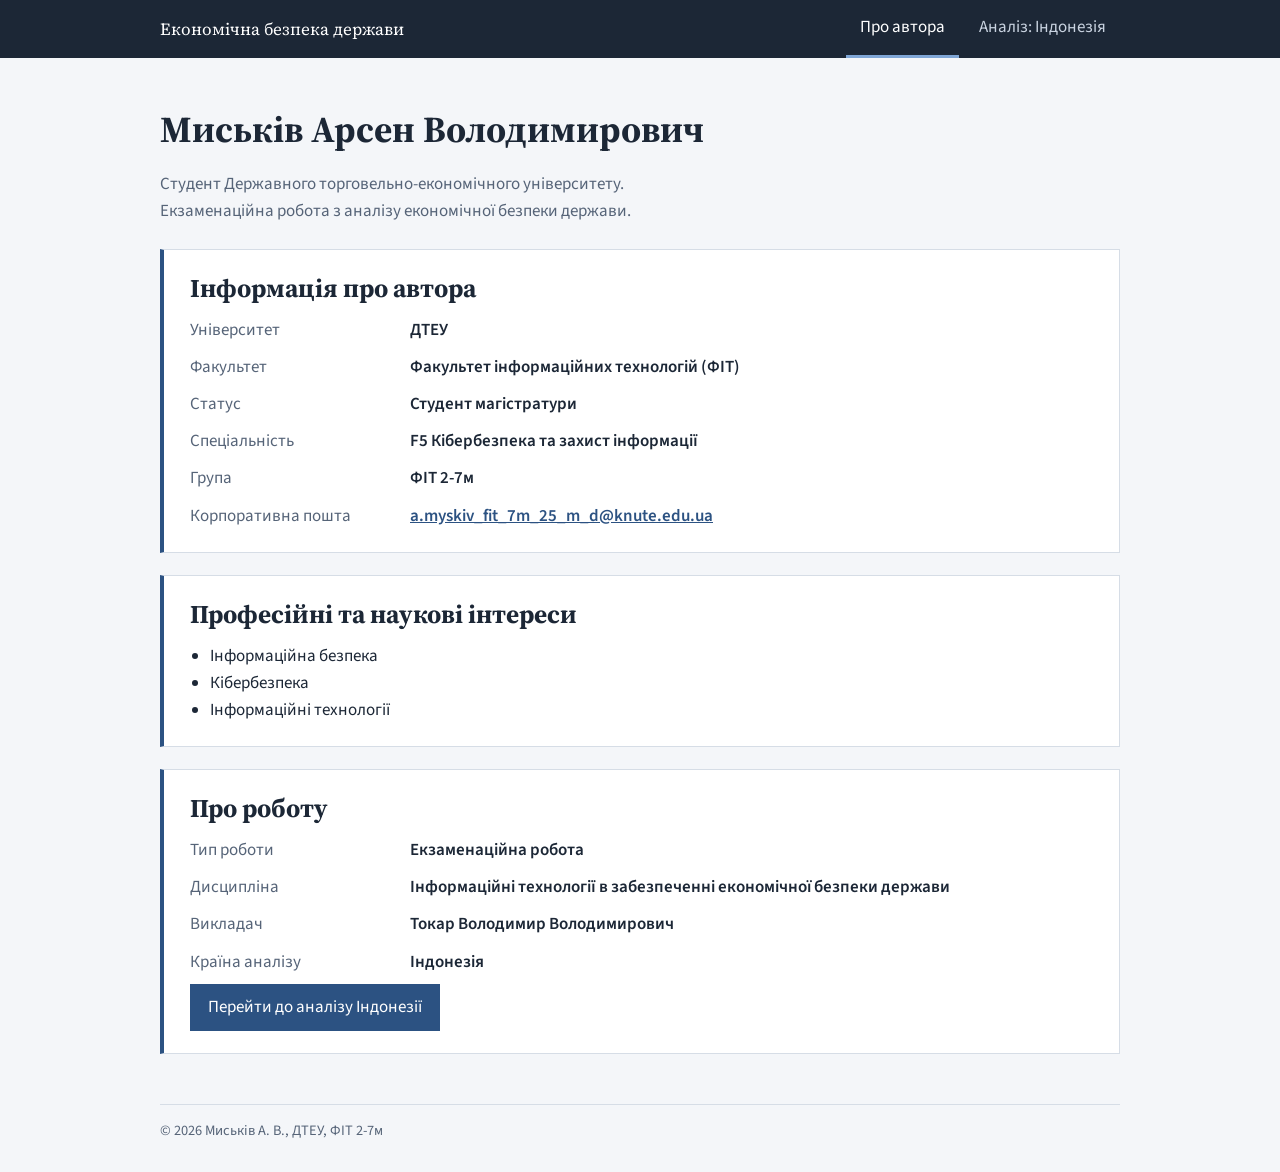
<file: index.html>
<!DOCTYPE html>
<html lang="uk"><head><meta charset="utf-8">
<meta name="viewport" content="width=device-width,initial-scale=1">
<title>Миськів А. В. — Про автора</title>
<link rel="preconnect" href="https://fonts.googleapis.com"><link rel="preconnect" href="https://fonts.gstatic.com" crossorigin>
<link href="https://fonts.googleapis.com/css2?family=Source+Sans+3:wght@400;600&family=Source+Serif+4:wght@600;700&display=swap" rel="stylesheet">
<link rel="stylesheet" href="style.css"></head><body>
<header class="top"><div class="wrap"><span class="brand">Економічна безпека держави</span>
<a class="n on" href="index.html" aria-current="page">Про автора</a><a class="n" href="indonesia.html">Аналіз: Індонезія</a></div></header>
<main class="wrap">
<section class="hero"><h1>Миськів Арсен Володимирович</h1>
<p>Студент Державного торговельно-економічного університету. Екзаменаційна робота з аналізу економічної безпеки держави.</p></section>
<section class="card"><h2>Інформація про автора</h2><dl>
<dt>Університет</dt><dd>ДТЕУ</dd>
<dt>Факультет</dt><dd>Факультет інформаційних технологій (ФІТ)</dd>
<dt>Статус</dt><dd>Студент магістратури</dd>
<dt>Спеціальність</dt><dd>F5 Кібербезпека та захист інформації</dd>
<dt>Група</dt><dd>ФІТ 2-7м</dd>
<dt>Корпоративна пошта</dt><dd><a href="mailto:a.myskiv_fit_7m_25_m_d@knute.edu.ua">a.myskiv_fit_7m_25_m_d@knute.edu.ua</a></dd></dl></section>
<section class="card"><h2>Професійні та наукові інтереси</h2>
<ul style="margin:0;padding-left:20px"><li>Інформаційна безпека</li><li>Кібербезпека</li><li>Інформаційні технології</li></ul></section>
<section class="card"><h2>Про роботу</h2><dl>
<dt>Тип роботи</dt><dd>Екзаменаційна робота</dd>
<dt>Дисципліна</dt><dd>Інформаційні технології в забезпеченні економічної безпеки держави</dd>
<dt>Викладач</dt><dd>Токар Володимир Володимирович</dd>
<dt>Країна аналізу</dt><dd>Індонезія</dd></dl>
<a class="btn" href="indonesia.html">Перейти до аналізу Індонезії</a></section>
</main>
<div class="wrap"><footer>© 2026 Миськів А. В., ДТЕУ, ФІТ 2-7м</footer></div>
</body></html>
</file>
<file: style.css>
:root{--ink:#1c2736;--mut:#566478;--blue:#2c5282;--bg:#f4f6f9;--rule:#d6dde6}
*{box-sizing:border-box}
body{margin:0;font:17px/1.6 'Source Sans 3',system-ui,sans-serif;color:var(--ink);background:var(--bg)}
h1,h2,h3{font-family:'Source Serif 4',Georgia,serif;line-height:1.25;margin:0 0 .5em}
h1{font-size:2.3rem}h2{font-size:1.6rem}h3{font-size:1.2rem}
a{color:var(--blue)}
.wrap{max-width:1000px;margin:0 auto;padding:0 20px}
.top{background:var(--ink);position:sticky;top:0;z-index:5}
.top .wrap{display:flex;gap:6px;align-items:center;flex-wrap:wrap}
.brand{color:#fff;font-family:'Source Serif 4',Georgia,serif;margin-right:auto;padding:14px 0}
.top a.n{color:#c9d3e0;text-decoration:none;padding:14px 14px;border-bottom:3px solid transparent}
.top a.n:hover,.top a.n:focus-visible{color:#fff}
.top a.n.on{color:#fff;border-color:#7fa6d6}
.hero{padding:48px 0 24px}.hero p{color:var(--mut);max-width:60ch;margin:0}
.card{background:#fff;border:1px solid var(--rule);border-left:4px solid var(--blue);padding:22px 26px;margin:0 0 22px}
dl{display:grid;grid-template-columns:200px 1fr;gap:10px 20px;margin:0}
dt{color:var(--mut)}dd{margin:0;font-weight:600}
.btn{display:inline-block;background:var(--blue);color:#fff;padding:10px 18px;text-decoration:none;margin-top:8px}
.btn:hover,.btn:focus-visible{background:var(--ink)}
.sec{margin:44px 0 0}.sec>h2{border-bottom:2px solid var(--ink);padding-bottom:6px}
.badge{display:inline-block;color:#fff;padding:2px 10px;font-size:.85rem;font-weight:600;vertical-align:middle;margin-left:8px}
.cv{height:290px;margin:12px 0}
.tw{overflow-x:auto}
table{border-collapse:collapse;width:100%;font-size:.88rem;margin:8px 0 12px}
th,td{border:1px solid var(--rule);padding:5px 8px;text-align:right;white-space:nowrap}
th:first-child,td:first-child{text-align:left;white-space:normal;min-width:190px}
thead th{background:#e8edf3}td.av{background:#f0f3f7;font-weight:600}
.concl{background:#e8edf3;padding:14px 18px;margin:0 0 22px}
.note{color:var(--mut);font-size:.9rem}
.lg{display:flex;gap:14px;flex-wrap:wrap;margin:12px 0;font-size:.9rem}
.lg i{display:inline-block;width:12px;height:12px;margin-right:5px}
footer{margin:50px 0 30px;color:var(--mut);font-size:.9rem;border-top:1px solid var(--rule);padding-top:14px}
:focus-visible{outline:3px solid #7fa6d6;outline-offset:2px}
@media(max-width:640px){dl{grid-template-columns:1fr;gap:2px}dd{margin-bottom:10px}h1{font-size:1.8rem}}
</file>
